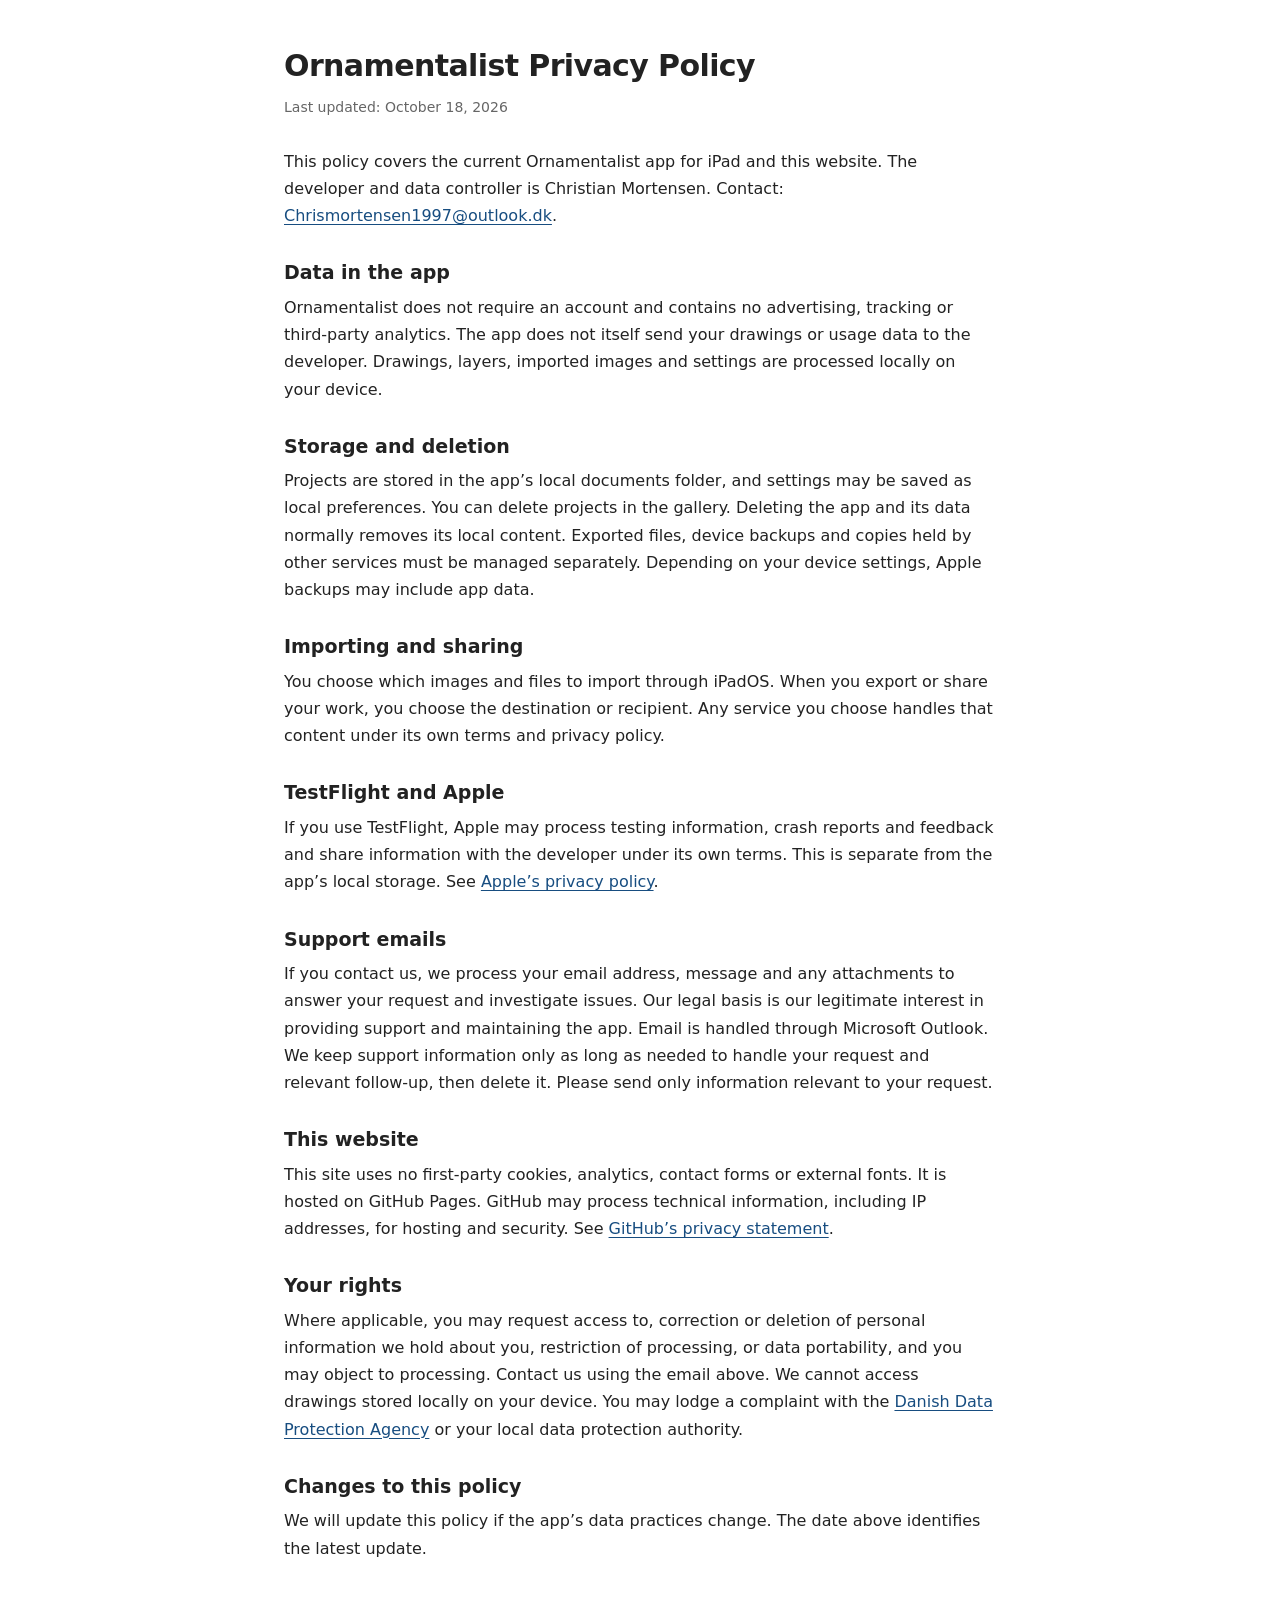
<file: index.html>
<!doctype html>
<html lang="en">
<head>
<meta charset="utf-8">
<meta name="viewport" content="width=device-width,initial-scale=1">
<meta name="description" content="Privacy policy for Ornamentalist for iPad.">
<title>Privacy Policy — Ornamentalist</title>
<link rel="stylesheet" href="style.css">
</head>
<body><main>
<h1>Ornamentalist Privacy Policy</h1>
<p class="updated">Last updated: October 18, 2026</p>
<p>This policy covers the current Ornamentalist app for iPad and this website. The developer and data controller is Christian Mortensen. Contact: <a href="mailto:Chrismortensen1997@outlook.dk">Chrismortensen1997@outlook.dk</a>.</p>
<h2>Data in the app</h2>
<p>Ornamentalist does not require an account and contains no advertising, tracking or third-party analytics. The app does not itself send your drawings or usage data to the developer. Drawings, layers, imported images and settings are processed locally on your device.</p>
<h2>Storage and deletion</h2>
<p>Projects are stored in the app’s local documents folder, and settings may be saved as local preferences. You can delete projects in the gallery. Deleting the app and its data normally removes its local content. Exported files, device backups and copies held by other services must be managed separately. Depending on your device settings, Apple backups may include app data.</p>
<h2>Importing and sharing</h2>
<p>You choose which images and files to import through iPadOS. When you export or share your work, you choose the destination or recipient. Any service you choose handles that content under its own terms and privacy policy.</p>
<h2>TestFlight and Apple</h2>
<p>If you use TestFlight, Apple may process testing information, crash reports and feedback and share information with the developer under its own terms. This is separate from the app’s local storage. See <a href="https://www.apple.com/legal/privacy/">Apple’s privacy policy</a>.</p>
<h2>Support emails</h2>
<p>If you contact us, we process your email address, message and any attachments to answer your request and investigate issues. Our legal basis is our legitimate interest in providing support and maintaining the app. Email is handled through Microsoft Outlook. We keep support information only as long as needed to handle your request and relevant follow-up, then delete it. Please send only information relevant to your request.</p>
<h2>This website</h2>
<p>This site uses no first-party cookies, analytics, contact forms or external fonts. It is hosted on GitHub Pages. GitHub may process technical information, including IP addresses, for hosting and security. See <a href="https://docs.github.com/en/site-policy/privacy-policies/github-general-privacy-statement">GitHub’s privacy statement</a>.</p>
<h2>Your rights</h2>
<p>Where applicable, you may request access to, correction or deletion of personal information we hold about you, restriction of processing, or data portability, and you may object to processing. Contact us using the email above. We cannot access drawings stored locally on your device. You may lodge a complaint with the <a href="https://www.datatilsynet.dk/english">Danish Data Protection Agency</a> or your local data protection authority.</p>
<h2>Changes to this policy</h2>
<p>We will update this policy if the app’s data practices change. The date above identifies the latest update.</p>
</main></body></html>
</file>
<file: style.css>
*{box-sizing:border-box}body{margin:0;background:#fff;color:#222;font:16px/1.7 system-ui,-apple-system,BlinkMacSystemFont,"Segoe UI",sans-serif}main{max-width:760px;margin:0 auto;padding:48px 24px 64px}h1{font-size:30px;line-height:1.2;letter-spacing:-.6px;margin:0 0 12px}h2{font-size:19px;line-height:1.4;margin:30px 0 8px}p{margin:0 0 16px}.updated{color:#666;font-size:14px;margin-bottom:28px}a{color:#174d80;overflow-wrap:anywhere;text-underline-offset:3px}a:focus-visible{outline:2px solid #174d80;outline-offset:3px}@media(max-width:480px){main{padding:32px 20px}h1{font-size:26px}}
</file>
